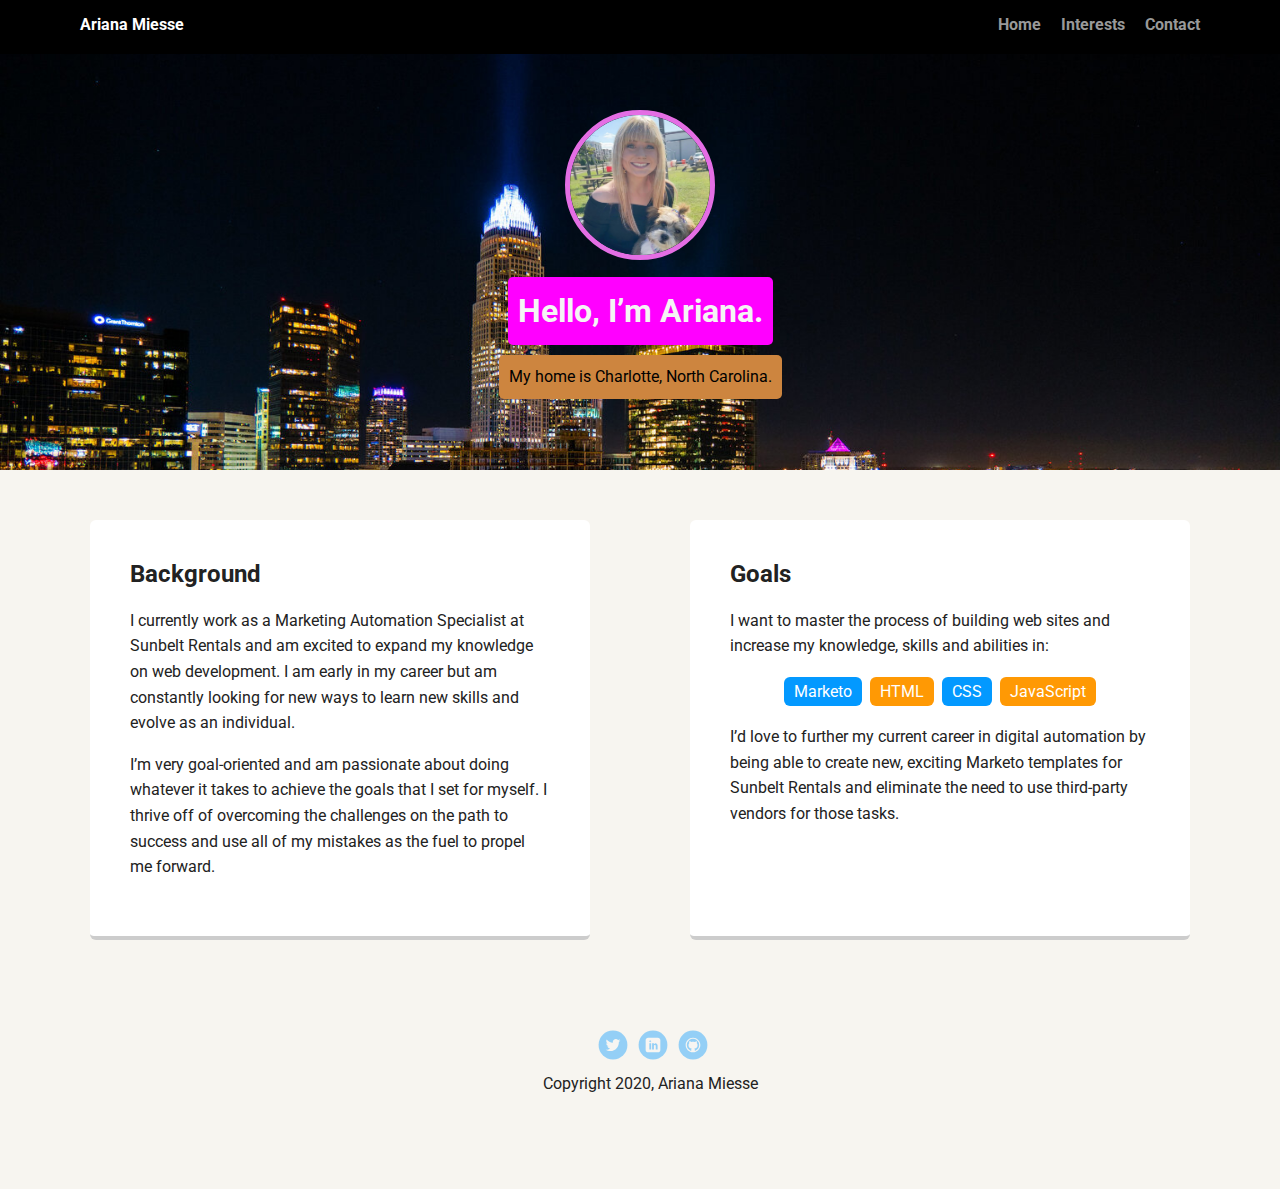
<file: portfolio_update_v1/index.html>
<!doctype html>
<html lang="en">
<head>
  <meta charset="utf-8">
  <title>Ariana Miesse's Profile</title>
  <meta name="viewport" content="width=device-width, initial-scale=1.0">
  <link rel="stylesheet" href="styles.css">
  <link href="https://fonts.googleapis.com/css?family=Muli%7CRoboto:400,300,500,700,900" rel="stylesheet"></head>
  <body>

    <nav class="main-nav">
        <ul class="nav">
          <li class="name">Ariana Miesse</li>
          <li><a href="index.html">Home</a></li>
          <li><a href="interests.html">Interests</a></li>
          <li><a href="contact.html">Contact</a></li>
        </ul>
    </nav>

    <header>
      <img src="images/profile.jpg" alt="Picture of Ariana Miesse" class="profile-image">
      <h1 class="tag name">Hello, I’m Ariana.</h1>
      <p class="tag location">My home is Charlotte, North Carolina.</p>
    </header>

    <main class="flex">
      <section class="card">
        <h2>Background</h2>
        <p>I currently work as a Marketing Automation Specialist at Sunbelt Rentals and am excited to expand my knowledge on web development. I am early in my career but am constantly looking for new ways to learn new skills and evolve as an individual.</p>
        <p>I’m very goal-oriented and am passionate about doing whatever it takes to achieve the goals that I set for myself. I thrive off of overcoming the challenges on the path to success and use all of my mistakes as the fuel to propel me forward.  </p>
      </section> 

      <section class="card">
        <h2>Goals</h2>
        <p>I want to master the process of building web sites and increase my knowledge, skills and abilities in:</p>
        <ul class="skills">
          <li>Marketo</li>
          <li>HTML</li>
          <li>CSS</li>
          <li>JavaScript</li>
        </ul>
        <p>I’d love to further my current career in digital automation by being able to create new, exciting Marketo templates for Sunbelt Rentals and eliminate the need to use third-party vendors for those tasks.</p>
      </section>

    </main>
    <footer>
      <ul>
        <li><a href="https://twitter.com/theofficial_Ari" target="_blank" class="social twitter">Twitter</a></li>
        <li><a href="https://www.linkedin.com/in/arianavmiesse2019/" target="_blank" class="social linkedin">LinkedIn</a></li>
        <li><a href="https://github.com/arimiesse" target="_blank" class="social github">Github</a></li>
      </ul>
      <p class="copyright">Copyright 2020, Ariana Miesse</p>
    </footer>
  </body>
  </html>
</file>
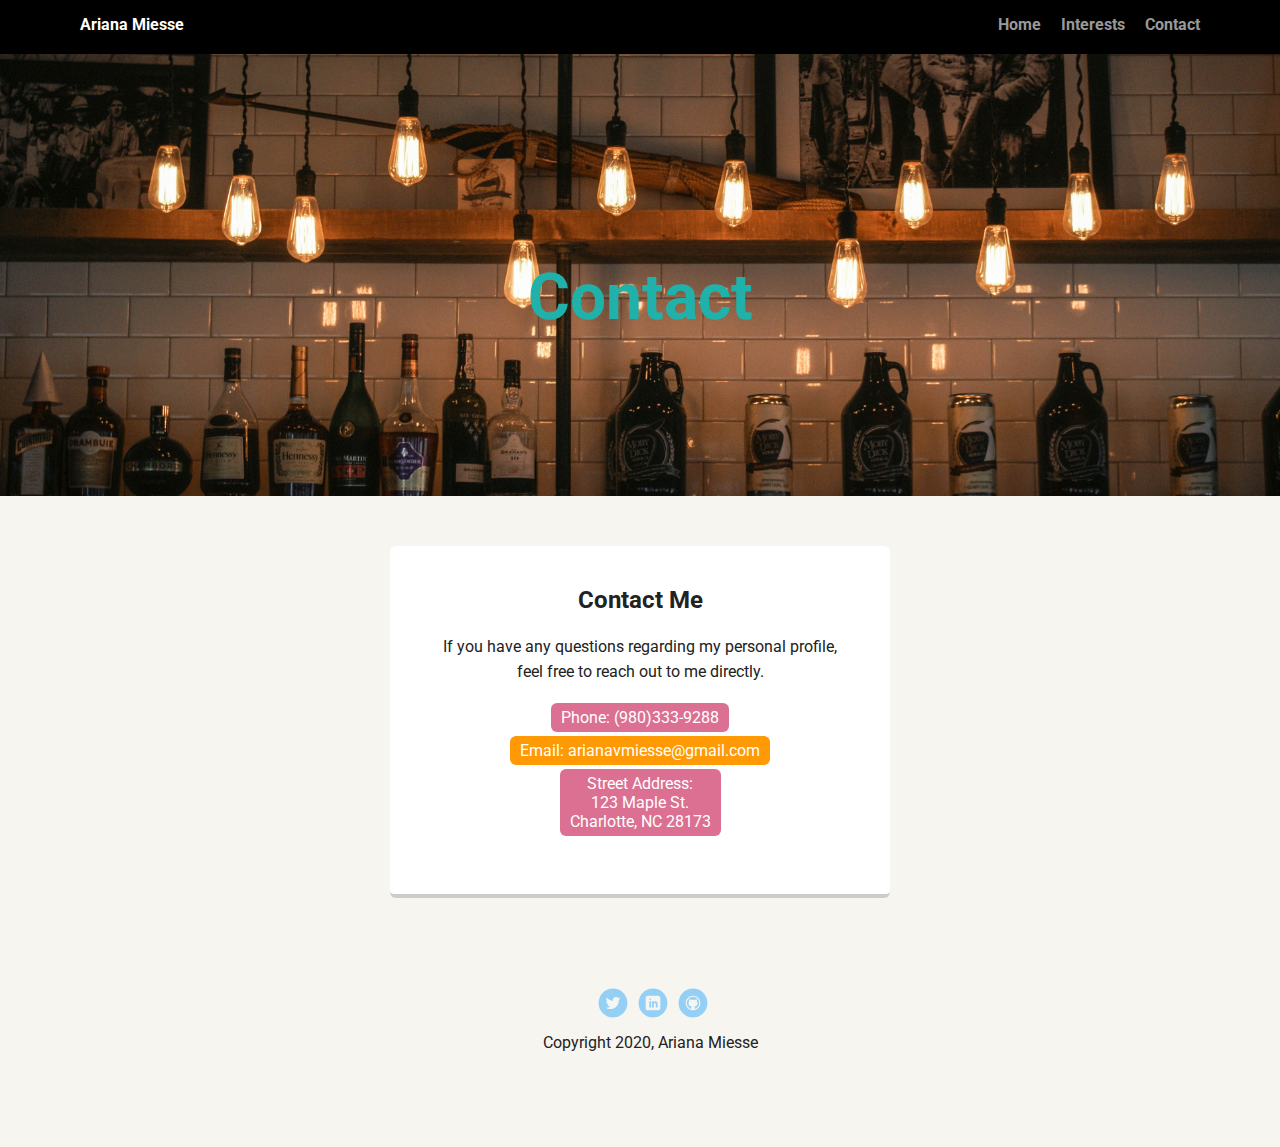
<file: portfolio_update_v1/contact.html>
<!doctype html>
<html lang="en">
<head>
  <meta charset="utf-8">
  <title>Ariana Miesse's Profile</title>
  <meta name="viewport" content="width=device-width, initial-scale=1.0">
  <link rel="stylesheet" href="styles.css">
  <link href="https://fonts.googleapis.com/css?family=Muli%7CRoboto:400,300,500,700,900" rel="stylesheet"></head>
  <body>

    <nav class="main-nav">
        <ul class="nav">
          <li class="name">Ariana Miesse</li>
          <li><a href="index.html">Home</a></li>
          <li><a href="interests.html">Interests</a></li>
          <li><a href="#contact">Contact</a></li>
        </ul>
    </nav>

    <header class="interests-page-header">
      <h1 class="fancy-header" id="contact">Contact</h1>
    </header>

    <main class="flex">
      <section class="card">
        <h2 style="text-align: center;">Contact Me</h2>
        <p style="text-align: center;">If you have any questions regarding my personal profile, feel free to reach out to me directly.</p>
        <ul class="favorites">
            <li>Phone: <a href="tel:9803339288" target="_blank" style="color: white;">(980)333-9288</a></li>
            <li>Email: <a href="mailto:arianavmiesse@gmail.com" target="_blank" style="color: white;">arianavmiesse@gmail.com</a></li>
            <li>Street Address: <br />123 Maple St.<br />Charlotte, NC 28173</li>
        </ul>
      </section> 

    </main>
    <footer>
      <ul>
        <li><a href="https://twitter.com/theofficial_Ari" target="_blank" class="social twitter">Twitter</a></li>
        <li><a href="https://www.linkedin.com/in/arianavmiesse2019/" target="_blank" class="social linkedin">LinkedIn</a></li>
        <li><a href="https://github.com/arimiesse" target="_blank" class="social github">Github</a></li>
      </ul>
      <p class="copyright">Copyright 2020, Ariana Miesse</p>
    </footer>
  </body>
  </html>
</file>
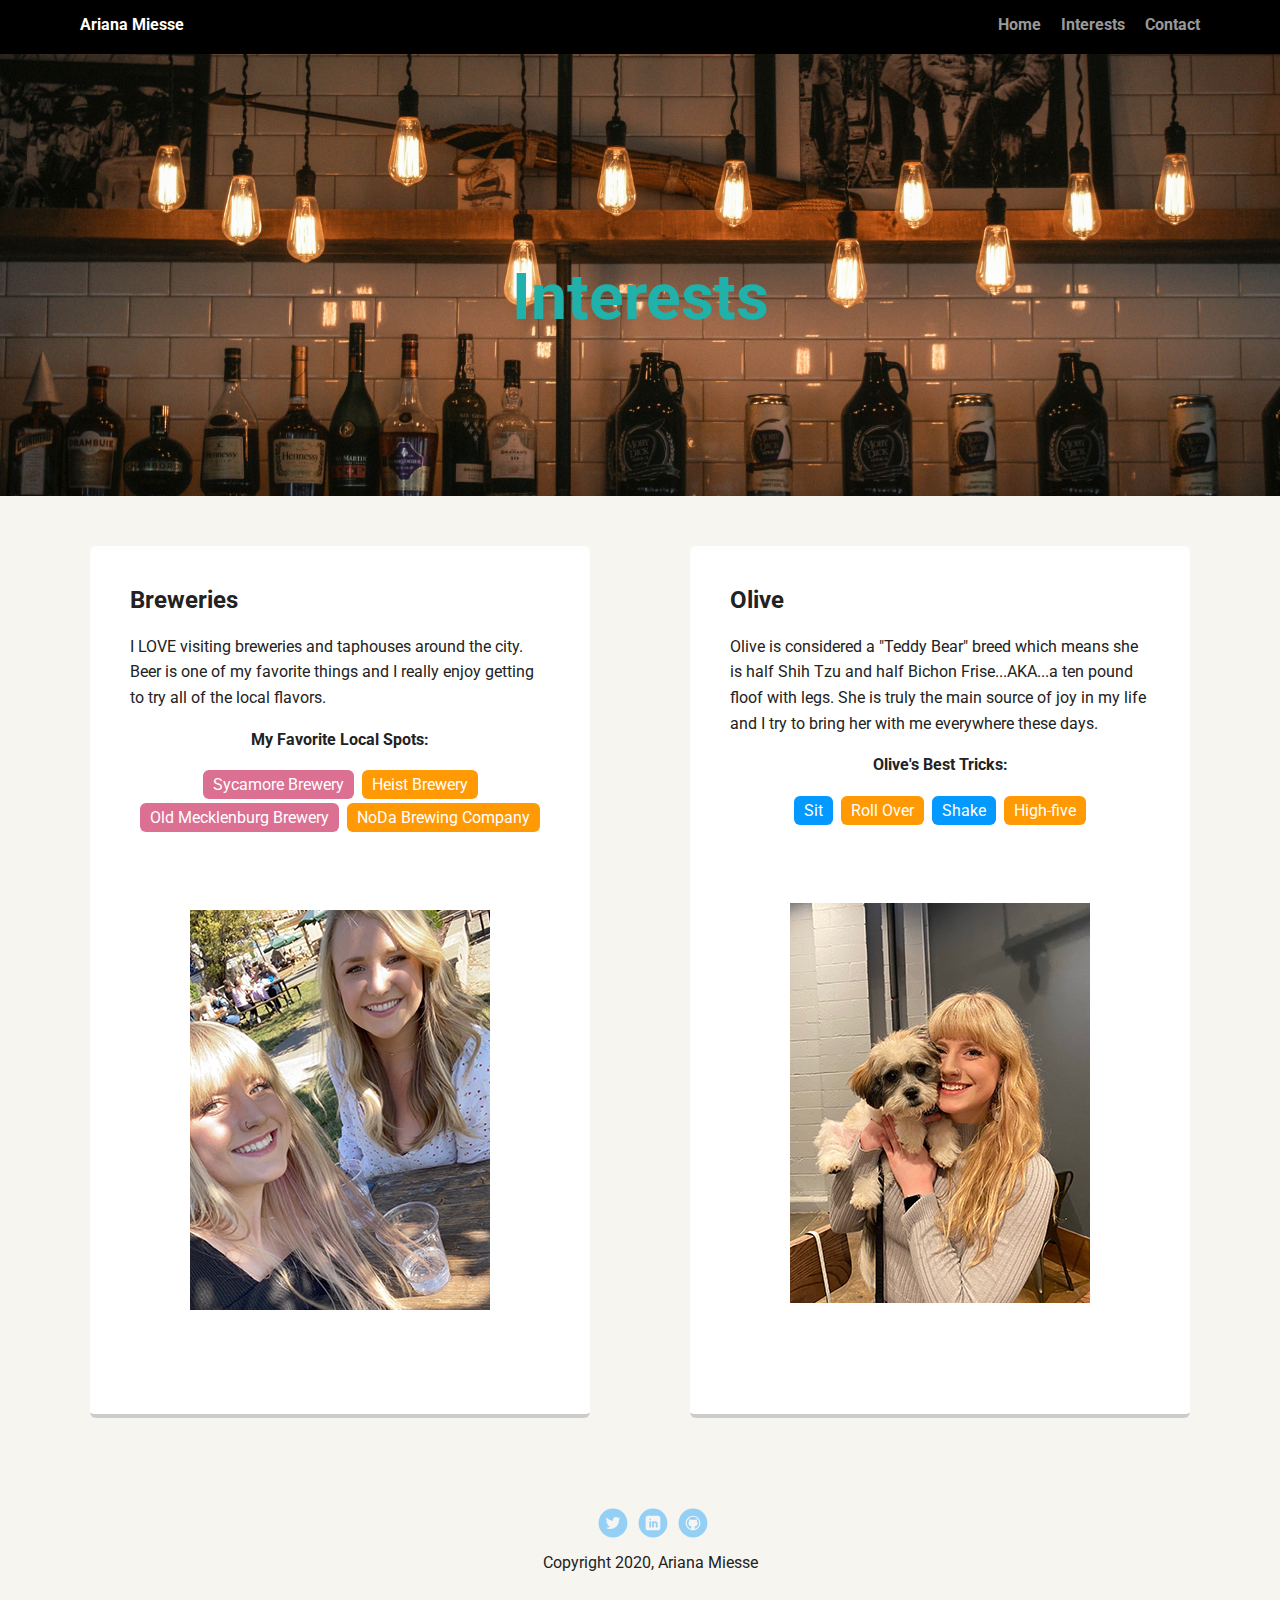
<file: portfolio_update_v1/interests.html>
<!doctype html>
<html lang="en">
<head>
  <meta charset="utf-8">
  <title>Ariana Miesse's Profile</title>
  <meta name="viewport" content="width=device-width, initial-scale=1.0">
  <link rel="stylesheet" href="styles.css">
  <link href="https://fonts.googleapis.com/css?family=Muli%7CRoboto:400,300,500,700,900" rel="stylesheet"></head>
  <body>

    <nav class="main-nav">
        <ul class="nav">
          <li class="name">Ariana Miesse</li>
          <li><a href="index.html">Home</a></li>
          <li><a href="#interests">Interests</a></li>
          <li><a href="contact.html">Contact</a></li>
        </ul>
    </nav>

    <header class="interests-page-header">
      <h1 class="fancy-header" id="interests">Interests</h1>
    </header>

    <main class="flex">
      <section class="card">
        <h2>Breweries</h2>
        <p>I LOVE visiting breweries and taphouses around the city. Beer is one of my favorite things and I really enjoy getting to try all of the local flavors.</p>
        <p style="text-align: center;"><strong>My Favorite Local Spots:</strong></p>
        <ul class="favorites">
            <li>Sycamore Brewery</li>
            <li>Heist Brewery</li>
            <li>Old Mecklenburg Brewery</li>
            <li>NoDa Brewing Company</li>
        </ul>
        <img class="card-img-bottom" style="margin: 60px;" src="images/sycamore-tegan.jpg" alt="Drinking at Sycamore Brewery">
      </section> 

      <section class="card">
        <h2>Olive</h2>
        <p>Olive is considered a "Teddy Bear" breed which means she is half Shih Tzu and half Bichon Frise...AKA...a ten pound floof with legs. She is truly the main source of joy in my life and I try to bring her with me everywhere these days.</p>
        <p style="text-align: center;"><strong>Olive's Best Tricks:</strong></p>
        <ul class="skills">
          <li>Sit</li>
          <li>Roll Over</li>
          <li>Shake</li>
          <li>High-five</li>
        </ul>
        <img class="card-img-bottom" style="margin: 60px" src="images/me-and-olive.jpg" alt="Ariana and Olive">
      </section> 

    </main>
    <footer>
      <ul>
        <li><a href="https://twitter.com/theofficial_Ari" target="_blank" class="social twitter">Twitter</a></li>
        <li><a href="https://www.linkedin.com/in/arianavmiesse2019/" target="_blank" class="social linkedin">LinkedIn</a></li>
        <li><a href="https://github.com/arimiesse" target="_blank" class="social github">Github</a></li>
      </ul>
      <p class="copyright">Copyright 2020, Ariana Miesse</p>
    </footer>
  </body>
  </html>
</file>
<file: portfolio_update_v1/styles.css>
/* Global Layout Set-up */
* { 
  box-sizing: border-box;
}
  
body {
  margin: 0;
  padding: 0;
  text-align: center;
  font-family: 'Roboto', sans-serif;
  color: #222;
  background: #f7f5f0;
}
/* Link Styles */

a {
  text-decoration: none;
  color: #999;
}
a:hover {
  color: #6633ff;
}

/* Section Styles */

/* Navigation Styles */

.main-nav {
  width: 100%;
  background: black;
  min-height: 30px;
  padding: 10px;
  position: fixed;
  text-align: center;
}
.nav {
  display: flex;
  justify-content: space-around;
  font-weight: 700;
  list-style-type: none;
  margin: 0 auto;
  padding: 0;
}

.nav .name {
    display: block;
    margin-right: auto;
    color: white;
}
.nav li {
  padding: 5px 10px 10px 10px;
}
.nav a {
  transition: all .5s;
}
.nav a:hover {
  color: white
}

/* Index Page - Header Styles */
header {
  text-align: center;
  background: url('images/charlotte.jpg') no-repeat top center ;
  background-size: cover;
  overflow: hidden;
  padding-top: 60px;
}

header {
  line-height: 1.5;
}

header .profile-image {
  margin-top: 50px;
  width: 150px;
  height: 150px;
  border-radius: 80%;
  border: 5px solid #e46ee4;
  transition: all .8s;
}

header .profile-image:hover {
  transform: scale(1.2) rotate(360deg);
}
.tag {
  background-color: fuchsia;
  color: whitesmoke;
  padding: 10px;
  border-radius: 5px;
  display: table;
  margin: 10px auto;
} 

.location {
  background-color: peru;
  color: black;
}

/* Header Styles */

.interests-page-header {
  text-align: center;
  background: url('images/beer-with-lights.jpg') no-repeat top center ;
  background-size: cover;
  background-position: center;
  padding-top: 100px;
}

.fancy-header {
  margin: 150px auto;
  text-align: center;
  color: lightseagreen;
  font-size: 4em;
  transition: 0.3s;
} 

/* Used the following link as a learning reference for the text-shadow on the fancy-header below: https://css-tricks.com/snippets/css/two-color-three-dimensional-blocks-and-text/ */

.fancy-header:hover {
  text-shadow: 1px 1px 1px #ccc, 2px 2px 2px #ccc, 
    3px 3px 3px #ccc, 4px 4px 4px #ccc, 
    5px 5px 5px #ccc, 6px 6px 6px #ccc, 
    7px 7px 7px #ccc, 8px 8px 8px #ccc, 
    9px 9px 9px #ccc, 10px 10px 10px #ccc, 
    11px 11px 11px #ccc, 12px 12px 12px #ccc, 
    0 20px 30px rgba(0, 0, 0, 0.5);
}

/* Main Section Styles */

.card {
  margin: 30px;
  padding: 20px 40px 40px;
  max-width: 500px;
  text-align: left;
  background: #fff;
  border-bottom: 4px solid #ccc;
  border-radius: 6px;
  transition: all .5s;
}
.card:hover {
  border-color: #ff99ff;
}

ul.favorites {
  padding: 0;
  text-align: center;
}

.favorites li {
  border-radius: 6px;
  display: inline-block;
  background: #ff9904;
  color: white;
  padding: 5px 10px;
  margin: 2px;
}

.favorites li:nth-child(odd) {
  background: palevioletred;
}

ul.skills {
  padding: 0;
  text-align: center;
}

.skills li {
  border-radius: 6px;
  display: inline-block;
  background: #ff9904;
  color: white;
  padding: 5px 10px;
  margin: 2px;
}

.skills li:nth-child(odd) {
  background: #0399ff;
}

/* Footer Section Styles */

footer {
  width: 100%;
  min-height: 30px;
  padding: 20px 0 40px 20px;
}

footer .copyright {
  top: -8px;
  font-size: .75em;
}

footer ul {
  list-style-type: none;
  margin: 0;
  padding: 0;
}

footer ul li {
  display: inline-block;
}

a.social {
  display: inline-block;
  text-indent: -9999px;
  margin-left: 5px;
  width: 30px;
  height: 30px;
  background-size: 30px 30px;
  opacity: .4;
  transition: all .5s;
}
a.twitter {
  background-image: url(images/twitter.svg);
}
a.linkedin {
  background-image: url(images/linkedin.svg);
}
a.github {
  background-image: url(images/github.svg);
}
a.social:hover {
  opacity: 1;
}
.clearfix {
  clear: both;
}



/* Styles for larger screens */
@media screen and (min-width: 720px) {
  
  .flex {
      display: -ms-flexbox;      /* TWEENER - IE 10 */
      display: flex; 
      max-width: 1200px;
      -ms-flex-pack: distribute;
      justify-content: space-around;
      margin: 0 auto;
  }

  header {
    min-height: 470px;
  }

  .nav {
    max-width: 1200px;
    padding: 0 30px;
  }


  main {
    padding-top: 20px;
  }

  main p {
    line-height: 1.6em;
  }

  footer {
    font-size: 1.3em;
    max-width: 1200px;
    margin: 40px auto;
  }

}
</file>
